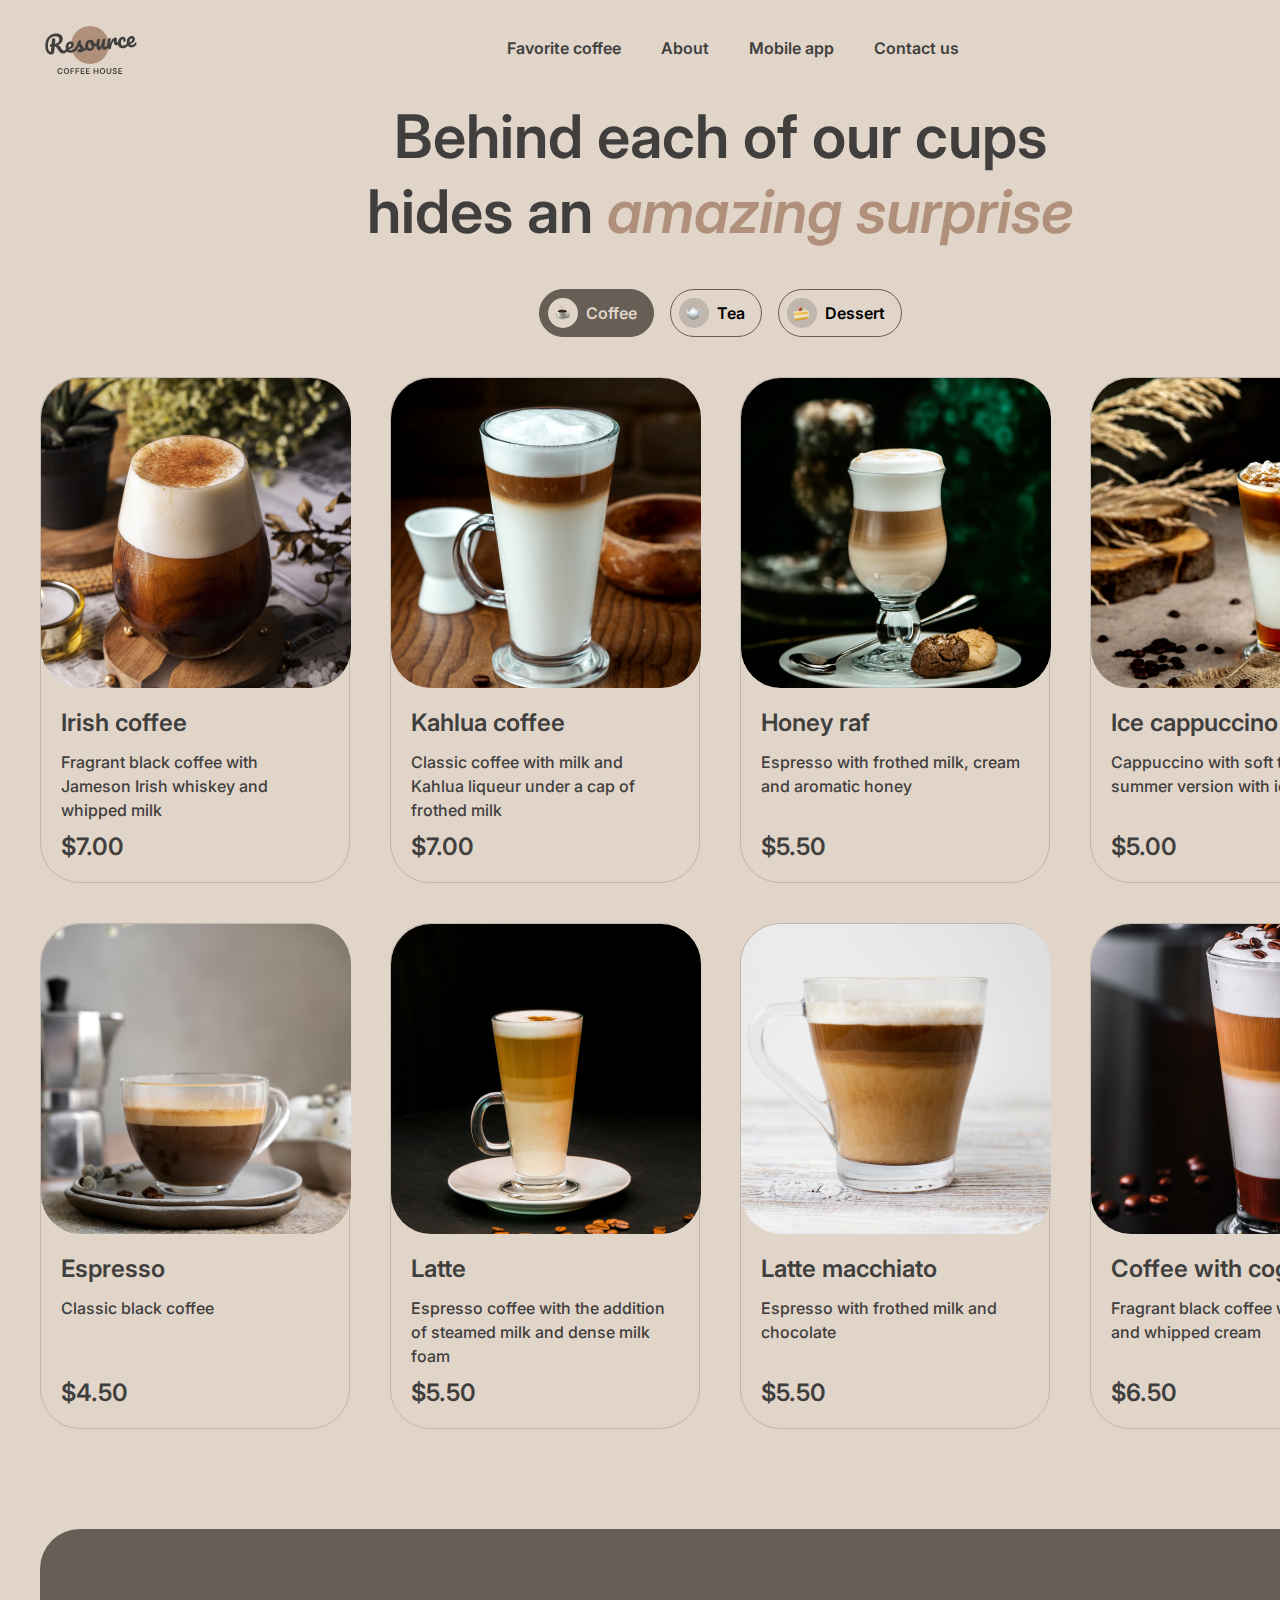
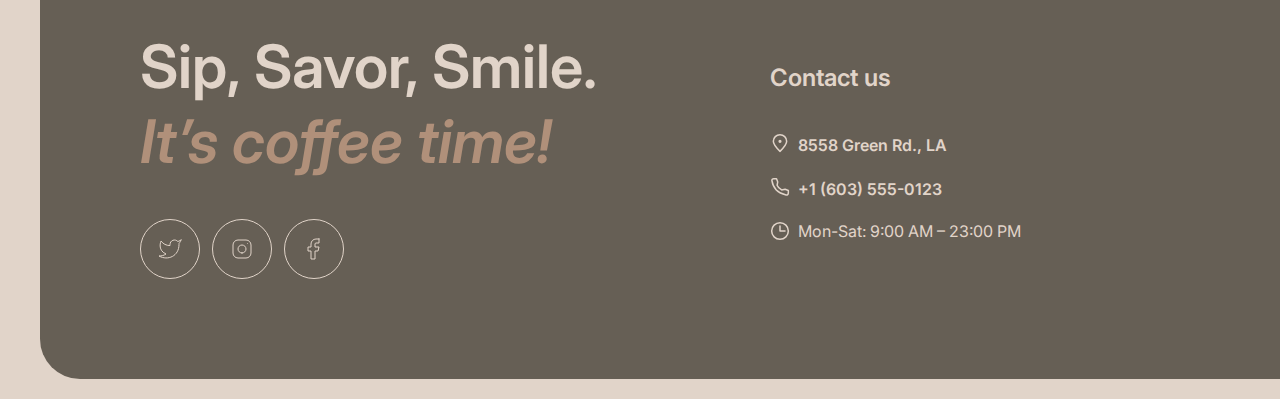
<file: menu/index.html>
<!-- prettier-ignore -->
<!DOCTYPE html>
<html lang="en">
  <head>
    <title>Coffee-House: Menu</title>
    <meta charset="UTF-8" />
    <meta name="viewport" content="width=device-width, initial-scale=1" />
    <link href="style.css" rel="stylesheet" />
  </head>
  <body>
    <div class="container">
      <header class="header header-menu">
        <a href="/"><img src="../assets/logo.svg" alt="logo" /></a>
        <nav class="nav nav-menu">
          <ul class="menu">
            <li class="menu-item">
              <a href="#favorite" class="menu-link">Favorite coffee</a>
            </li>
            <li class="menu-item">
              <a href="#about" class="menu-link">About</a>
            </li>
            <li class="menu-item">
              <a href="#mobile" class="menu-link">Mobile app</a>
            </li>
            <li class="menu-item">
              <a href="#contacts" class="menu-link">Contact us</a>
            </li>
          </ul>
        </nav>
        <p class="menu-active menu-link-hard">
          <span>Menu</span>
          <img src="../assets/coffee-cup.svg" alt="coffee-cup" />
        </p>
      </header>
      <main class="main">
        <section class="section menu">
          <h2 class="section-title section-title-menu">
            Behind each of our cups hides an
            <span class="mark">amazing surprise</span>
          </h2>
          <div class="menu-categories">
            <div class="button button-border button-preview active">
              <div class="button-circle">
                <img src="../assets/coffee.png" alt="coffee" />
              </div>
              <div class="button-name">Coffee</div>
            </div>
            <div class="button button-border button-preview">
              <div class="button-circle">
                <img src="../assets/tea.png" alt="tea" />
              </div>
              <div class="button-name">Tea</div>
            </div>
            <div class="button button-border button-preview">
              <div class="button-circle">
                <img src="../assets/dessert.png" alt="dessert" />
              </div>
              <div class="button-name">Dessert</div>
            </div>
          </div>
          <div class="preview-wrapper">
            <div class="preview-item">
              <div class="preview-view">
                <img
                  src="../assets/coffee-1.png"
                  alt="preview"
                  class="preview-item-img"
                />
              </div>
              <div class="preview-item-body">
                <div class="preview-item-content">
                  <p class="preview-item-title">Irish coffee</p>
                  <p class="preview-item-description">
                    Fragrant black coffee with Jameson Irish whiskey and whipped
                    milk
                  </p>
                </div>
                <p class="preview-item-price">$7.00</p>
              </div>
            </div>
            <div class="preview-item">
              <div class="preview-view">
                <img
                  src="../assets/coffee-2.png"
                  alt="preview"
                  class="preview-item-img"
                />
              </div>
              <div class="preview-item-body">
                <div class="preview-item-content">
                  <p class="preview-item-title">Kahlua coffee</p>
                  <p class="preview-item-description">
                    Classic coffee with milk and Kahlua liqueur under a cap of
                    frothed milk
                  </p>
                </div>
                <p class="preview-item-price">$7.00</p>
              </div>
            </div>
            <div class="preview-item">
              <div class="preview-view">
                <img
                  src="../assets/coffee-3.png"
                  alt="preview"
                  class="preview-item-img"
                />
              </div>
              <div class="preview-item-body">
                <div class="preview-item-content">
                  <p class="preview-item-title">Honey raf</p>
                  <p class="preview-item-description">
                    Espresso with frothed milk, cream and aromatic honey
                  </p>
                </div>
                <p class="preview-item-price">$5.50</p>
              </div>
            </div>
            <div class="preview-item">
              <div class="preview-view">
                <img
                  src="../assets/coffee-4.png"
                  alt="preview"
                  class="preview-item-img"
                />
              </div>
              <div class="preview-item-body">
                <div class="preview-item-content">
                  <p class="preview-item-title">Ice cappuccino</p>
                  <p class="preview-item-description">
                    Cappuccino with soft thick foam in summer version with ice
                  </p>
                </div>
                <p class="preview-item-price">$5.00</p>
              </div>
            </div>
            <div class="preview-item">
              <div class="preview-view">
                <img
                  src="../assets/coffee-5.png"
                  alt="preview"
                  class="preview-item-img"
                />
              </div>
              <div class="preview-item-body">
                <div class="preview-item-content">
                  <p class="preview-item-title">Espresso</p>
                  <p class="preview-item-description">Classic black coffee</p>
                </div>
                <p class="preview-item-price">$4.50</p>
              </div>
            </div>
            <div class="preview-item">
              <div class="preview-view">
                <img
                  src="../assets/coffee-6.png"
                  alt="preview"
                  class="preview-item-img"
                />
              </div>
              <div class="preview-item-body">
                <div class="preview-item-content">
                  <p class="preview-item-title">Latte</p>
                  <p class="preview-item-description">
                    Espresso coffee with the addition of steamed milk and dense
                    milk foam
                  </p>
                </div>
                <p class="preview-item-price">$5.50</p>
              </div>
            </div>
            <div class="preview-item">
              <div class="preview-view">
                <img
                  src="../assets/coffee-7.png"
                  alt="preview"
                  class="preview-item-img"
                />
              </div>
              <div class="preview-item-body">
                <div class="preview-item-content">
                  <p class="preview-item-title">Latte macchiato</p>
                  <p class="preview-item-description">
                    Espresso with frothed milk and chocolate
                  </p>
                </div>
                <p class="preview-item-price">$5.50</p>
              </div>
            </div>
            <div class="preview-item">
              <div class="preview-view">
                <img
                  src="../assets/coffee-8.png"
                  alt="preview"
                  class="preview-item-img"
                />
              </div>
              <div class="preview-item-body">
                <div class="preview-item-content">
                  <p class="preview-item-title">Coffee with cognac</p>
                  <p class="preview-item-description">
                    Fragrant black coffee with cognac and whipped cream
                  </p>
                </div>
                <p class="preview-item-price">$6.50</p>
              </div>
            </div>
          </div>
        </section>
      </main>
      <footer class="footer">
        <div class="footer-description">
          <h2 class="section-title section-title-footer">
            Sip, Savor, Smile. <span class="mark">It’s coffee time!</span>
          </h2>
          <div class="footer-socials">
            <button class="button button-round button-reverse">
              <svg
                width="24"
                height="24"
                viewBox="0 0 24 24"
                fill="none"
                xmlns="http://www.w3.org/2000/svg"
              >
                <path
                  d="M23 3.01006C23 3.01006 20.9821 4.20217 19.86 4.54006C19.2577 3.84757 18.4573 3.35675 17.567 3.13398C16.6767 2.91122 15.7395 2.96725 14.8821 3.29451C14.0247 3.62177 13.2884 4.20446 12.773 4.96377C12.2575 5.72309 11.9877 6.62239 12 7.54006V8.54006C10.2426 8.58562 8.50127 8.19587 6.93101 7.4055C5.36074 6.61513 4.01032 5.44869 3 4.01006C3 4.01006 -1 13.0101 8 17.0101C5.94053 18.408 3.48716 19.109 1 19.0101C10 24.0101 21 19.0101 21 7.51006C20.9991 7.23151 20.9723 6.95365 20.92 6.68006C21.9406 5.67355 23 3.01006 23 3.01006Z"
                  stroke="#E1D4C9"
                  stroke-linecap="round"
                  stroke-linejoin="round"
                ></path>
              </svg>
            </button>
            <button class="button button-round button-reverse">
              <svg
                width="24"
                height="24"
                viewBox="0 0 24 24"
                fill="none"
                xmlns="http://www.w3.org/2000/svg"
              >
                <path
                  d="M12 16C14.2091 16 16 14.2091 16 12C16 9.79086 14.2091 8 12 8C9.79086 8 8 9.79086 8 12C8 14.2091 9.79086 16 12 16Z"
                  stroke="#E1D4C9"
                  stroke-linecap="round"
                  stroke-linejoin="round"
                ></path>
                <path
                  d="M3 16V8C3 5.23858 5.23858 3 8 3H16C18.7614 3 21 5.23858 21 8V16C21 18.7614 18.7614 21 16 21H8C5.23858 21 3 18.7614 3 16Z"
                  stroke="#E1D4C9"
                ></path>
                <path
                  d="M17.5 6.51L17.51 6.49889"
                  stroke="#E1D4C9"
                  stroke-linecap="round"
                  stroke-linejoin="round"
                ></path>
              </svg>
            </button>
            <button class="button button-round button-reverse">
              <svg
                width="24"
                height="24"
                viewBox="0 0 24 24"
                fill="none"
                xmlns="http://www.w3.org/2000/svg"
              >
                <path
                  d="M17 2H14C12.6739 2 11.4021 2.52678 10.4645 3.46447C9.52678 4.40215 9 5.67392 9 7V10H6V14H9V22H13V14H16L17 10H13V7C13 6.73478 13.1054 6.48043 13.2929 6.29289C13.4804 6.10536 13.7348 6 14 6H17V2Z"
                  stroke="#E1D4C9"
                  stroke-linecap="round"
                  stroke-linejoin="round"
                ></path>
              </svg>
            </button>
          </div>
        </div>
        <div class="footer-contacts">
          <p class="footer-title">Contact us</p>
          <div class="footer-contacts-wrap">
            <a href="https://example.com" class="footer-link footer-link-pin">
              <img src="../assets/pin-alt.svg" alt="coffee-cup" />
              <span>8558 Green Rd., LA</span>
            </a>
            <a href="https://example.com" class="footer-link footer-link-phone">
              <img src="../assets/phone.svg" alt="coffee-cup" />
              <span>+1 (603) 555-0123</span>
            </a>
            <p class="footer-line">
              <img src="../assets/clock.svg" alt="coffee-cup" />
              <span>Mon-Sat: 9:00 AM – 23:00 PM</span>
            </p>
          </div>
        </div>
      </footer>
    </div>
  </body>
</html>
</file>
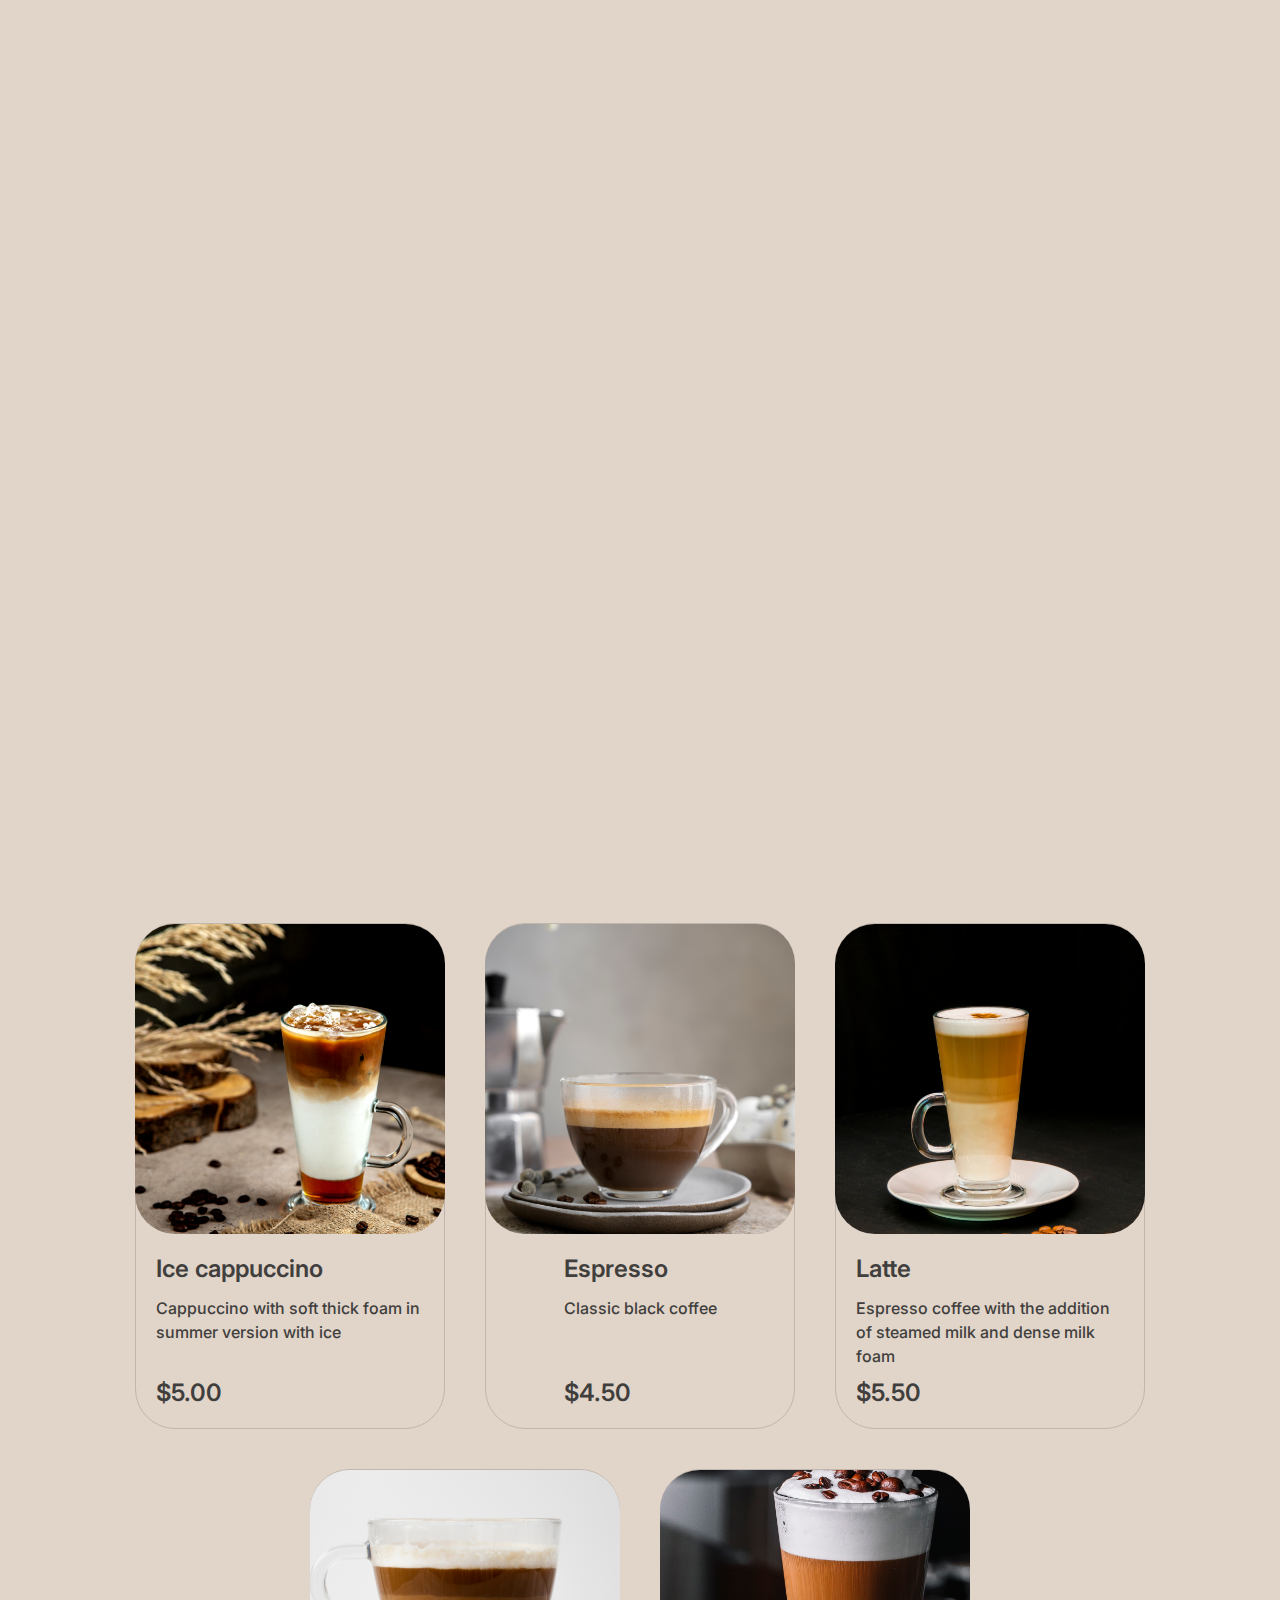
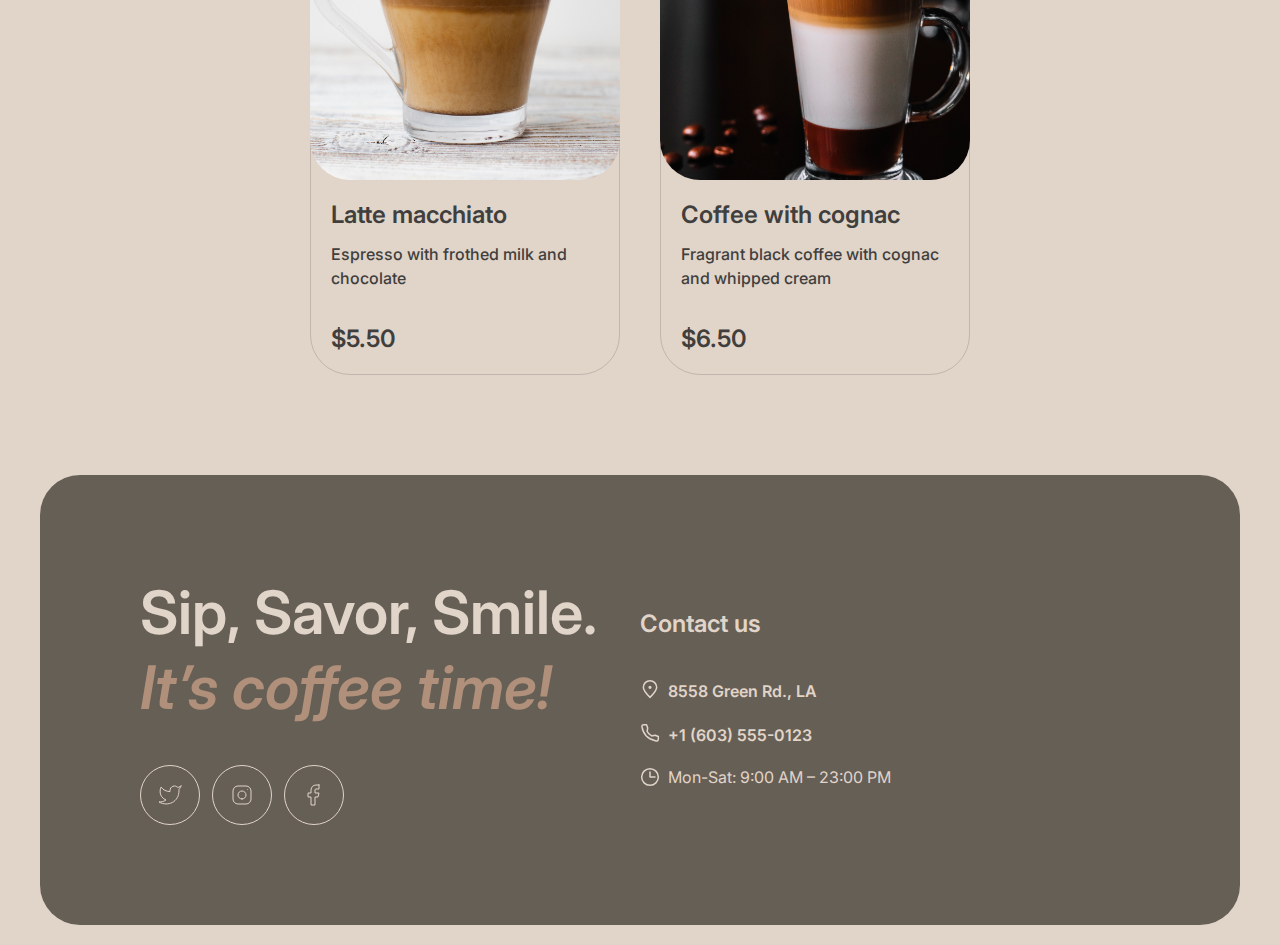
<file: menu.html>
<!-- prettier-ignore -->
<!DOCTYPE html>
<html lang="en">
  <head>
    <title>Coffee-House: Menu</title>
    <meta charset="UTF-8" />
    <meta name="viewport" content="width=device-width, initial-scale=1" />
    <link href="menu.css" rel="stylesheet" />
    <link rel="icon" href="favicon.ico" type="image/x-icon" />
    <script src="index.js"></script>
    <script type="module" src="menu.js"></script>
  </head>

  <body>
    <div class="loader-container loaded">
      <div class="loader"></div>
    </div>
    <div class="container">
      <header class="header header-menu">
        <a href="index.html"><img src="./assets/logo.svg" alt="logo" /></a>
        <nav class="nav nav-menu">
          <ul class="menu">
            <li class="menu-item">
              <a href="index.html#favorite" class="menu-link"
                >Favorite coffee</a
              >
            </li>
            <li class="menu-item">
              <a href="index.html#about" class="menu-link">About</a>
            </li>
            <li class="menu-item">
              <a href="index.html#mobile" class="menu-link">Mobile app</a>
            </li>
            <li class="menu-item">
              <a href="menu.html#contact-us" class="menu-link">Contact us</a>
            </li>
          </ul>
          <p class="menu-active menu-link-hard nav">
            <span class="desktop-img nav">Menu</span>
            <img
              class="desktop-img nav"
              src="./assets/coffee-cup.svg"
              alt="coffee-cup"
            />
          </p>
        </nav>
        <p class="menu-active menu-link-hard">
          <span class="desktop-img nonnav">Menu</span>
          <img
            class="desktop-img nonnav"
            src="./assets/coffee-cup.svg"
            alt="coffee-cup"
          />
          <button class="menu-mobile-button">
            <span class="menu-mobile-button-content"></span>
            <span class="menu-mobile-button-content"></span>
          </button>
        </p>
      </header>
      <main class="main">
        <section class="section menu">
          <h1 class="section-title section-title-menu">
            Behind each of our cups hides an
            <span class="mark">amazing surprise</span>
          </h1>
          <div class="modal">
            <div class="modal-box">
              <img src="assets/dessert1.jpg" alt="" />
            </div>
          </div>
          <div class="menu-categories">
            <div
              class="button button-border button-preview active coffee"
              data-tab-section="tab-coffee"
            >
              <div class="button-circle">
                <img src="./assets/coffee.png" alt="coffee" />
              </div>
              <div class="button-name">Coffee</div>
            </div>
            <div
              class="button button-border button-preview tea"
              data-tab-section="tab-tea"
            >
              <div class="button-circle">
                <img src="./assets/tea.png" alt="tea" />
              </div>
              <div class="button-name">Tea</div>
            </div>
            <div
              class="button button-border button-preview dessert"
              data-tab-section="tab-dessert"
            >
              <div class="button-circle">
                <img src="./assets/dessert.png" alt="dessert" />
              </div>
              <div class="button-name">Dessert</div>
            </div>
          </div>

          <div class="preview-wrapper">
            <div class="tab-coffee tab-content active-tab">
              <div class="preview-item coffee active">
                <div class="preview-view">
                  <img
                    src="./assets/coffee1.jpg"
                    alt="preview"
                    class="preview-item-img"
                  />
                </div>
                <div class="preview-item-body">
                  <div class="preview-item-content">
                    <p class="preview-item-title">Irish coffee</p>
                    <p class="preview-item-description">
                      Fragrant black coffee with Jameson Irish whiskey and
                      whipped milk
                    </p>
                  </div>
                  <p class="preview-item-price">$7.00</p>
                </div>
              </div>
              <div class="preview-item coffee active">
                <div class="preview-view">
                  <img
                    src="./assets/coffee2.png"
                    alt="preview"
                    class="preview-item-img"
                  />
                </div>
                <div class="preview-item-body">
                  <div class="preview-item-content">
                    <p class="preview-item-title">Kahlua coffee</p>
                    <p class="preview-item-description">
                      Classic coffee with milk and Kahlua liqueur under a cap of
                      frothed milk
                    </p>
                  </div>
                  <p class="preview-item-price">$7.00</p>
                </div>
              </div>
              <div class="preview-item coffee active">
                <div class="preview-view">
                  <img
                    src="./assets/coffee3.png"
                    alt="preview"
                    class="preview-item-img"
                  />
                </div>
                <div class="preview-item-body">
                  <div class="preview-item-content">
                    <p class="preview-item-title">Honey raf</p>
                    <p class="preview-item-description">
                      Espresso with frothed milk, cream and aromatic honey
                    </p>
                  </div>
                  <p class="preview-item-price">$5.50</p>
                </div>
              </div>
              <div class="preview-item coffee active">
                <div class="preview-view">
                  <img
                    src="./assets/coffee4.jpg"
                    alt="preview"
                    class="preview-item-img"
                  />
                </div>
                <div class="preview-item-body">
                  <div class="preview-item-content">
                    <p class="preview-item-title">Ice cappuccino</p>
                    <p class="preview-item-description">
                      Cappuccino with soft thick foam in summer version with ice
                    </p>
                  </div>
                  <p class="preview-item-price">$5.00</p>
                </div>
              </div>
              <div class="preview-item coffee active">
                <div class="preview-view">
                  <img
                    src="./assets/coffee5.jpg"
                    alt="preview"
                    class="preview-item-img"
                  />
                </div>
                <div class="preview-item-body">
                  <div class="preview-item-content">
                    <p class="preview-item-title">Espresso</p>
                    <p class="preview-item-description">Classic black coffee</p>
                  </div>
                  <p class="preview-item-price">$4.50</p>
                </div>
              </div>
              <div class="preview-item coffee active">
                <div class="preview-view">
                  <img
                    src="./assets/coffee6.jpg"
                    alt="preview"
                    class="preview-item-img"
                  />
                </div>
                <div class="preview-item-body">
                  <div class="preview-item-content">
                    <p class="preview-item-title">Latte</p>
                    <p class="preview-item-description">
                      Espresso coffee with the addition of steamed milk and
                      dense milk foam
                    </p>
                  </div>
                  <p class="preview-item-price">$5.50</p>
                </div>
              </div>
              <div class="preview-item coffee active">
                <div class="preview-view">
                  <img
                    src="./assets/coffee7.jpg"
                    alt="preview"
                    class="preview-item-img"
                  />
                </div>
                <div class="preview-item-body">
                  <div class="preview-item-content">
                    <p class="preview-item-title">Latte macchiato</p>
                    <p class="preview-item-description">
                      Espresso with frothed milk and chocolate
                    </p>
                  </div>
                  <p class="preview-item-price">$5.50</p>
                </div>
              </div>
              <div class="preview-item coffee active">
                <div class="preview-view">
                  <img
                    src="./assets/coffee8.jpg"
                    alt="preview"
                    class="preview-item-img"
                  />
                </div>
                <div class="preview-item-body">
                  <div class="preview-item-content">
                    <p class="preview-item-title">Coffee with cognac</p>
                    <p class="preview-item-description">
                      Fragrant black coffee with cognac and whipped cream
                    </p>
                  </div>
                  <p class="preview-item-price">$6.50</p>
                </div>
              </div>
              <div id="toggleButton" class="button-mobile">
                <svg class="button-mobile-arrow" fill="none">
                  <path
                    d="M21.8883 13.5C21.1645 18.3113 17.013 22 12 22C6.47715 22 2 17.5228 2 12C2 6.47715 6.47715 2 12 2C16.1006 2 19.6248 4.46819 21.1679 8"
                    stroke-linecap="round"
                    stroke-linejoin="round"
                  ></path>
                  <path
                    d="M17 8H21.4C21.7314 8 22 7.73137 22 7.4V3"
                    stroke-linecap="round"
                    stroke-linejoin="round"
                  ></path>
                </svg>
              </div>
            </div>
            <!-- end of coffee items -->
            <div class="tab-tea tab-content">
              <div class="preview-item tea">
                <div class="preview-view">
                  <img
                    src="assets/tea1.jpg"
                    alt="preview tea image"
                    class="preview-item-img"
                  />
                </div>
                <div class="preview-item-body">
                  <div class="preview-item-content">
                    <p class="preview-item-title">Moroccan</p>
                    <p class="preview-item-description">
                      Fragrant black coffee with Jameson Irish whiskey and
                      whipped milk
                    </p>
                  </div>
                  <p class="preview-item-price">$4.50</p>
                </div>
              </div>
              <div class="preview-item tea">
                <div class="preview-view">
                  <img
                    src="./assets/tea2.jpg"
                    alt="preview tea"
                    class="preview-item-img"
                  />
                </div>
                <div class="preview-item-body">
                  <div class="preview-item-content">
                    <p class="preview-item-title">Ginger</p>
                    <p class="preview-item-description">
                      Original black tea with fresh ginger, lemon and honey
                    </p>
                  </div>
                  <p class="preview-item-price">$5.00</p>
                </div>
              </div>
              <div class="preview-item tea">
                <div class="preview-view">
                  <img
                    src="./assets/tea3.jpg"
                    alt="preview"
                    class="preview-item-img"
                  />
                </div>
                <div class="preview-item-body">
                  <div class="preview-item-content">
                    <p class="preview-item-title">Cranberry</p>
                    <p class="preview-item-description">
                      Invigorating black tea with cranberry and honey
                    </p>
                  </div>
                  <p class="preview-item-price">$5.00</p>
                </div>
              </div>
              <div class="preview-item tea">
                <div class="preview-view">
                  <img
                    src="./assets/tea4.jpg"
                    alt="preview"
                    class="preview-item-img"
                  />
                </div>
                <div class="preview-item-body">
                  <div class="preview-item-content">
                    <p class="preview-item-title">Sea buckthorn</p>
                    <p class="preview-item-description">
                      Toning sweet black tea with sea buckthorn, fresh thyme and
                      cinnamon
                    </p>
                  </div>
                  <p class="preview-item-price">$5.50</p>
                </div>
              </div>
              <div id="toggleButton-tea" class="button-mobile">
                <svg class="button-mobile-arrow" fill="none">
                  <path
                    d="M21.8883 13.5C21.1645 18.3113 17.013 22 12 22C6.47715 22 2 17.5228 2 12C2 6.47715 6.47715 2 12 2C16.1006 2 19.6248 4.46819 21.1679 8"
                    stroke-linecap="round"
                    stroke-linejoin="round"
                  ></path>
                  <path
                    d="M17 8H21.4C21.7314 8 22 7.73137 22 7.4V3"
                    stroke-linecap="round"
                    stroke-linejoin="round"
                  ></path>
                </svg>
              </div>
            </div>
            <!-- end of tea items -->
            <div class="tab-dessert tab-content">
              <div class="preview-item dessert">
                <div class="preview-view">
                  <img
                    src="./assets/dessert1.jpg"
                    alt="preview"
                    class="preview-item-img"
                  />
                </div>
                <div class="preview-item-body">
                  <div class="preview-item-content">
                    <p class="preview-item-title">Marble cheesecake</p>
                    <p class="preview-item-description">
                      Philadelphia cheese with lemon zest on a light sponge cake
                      and red currant jam
                    </p>
                  </div>
                  <p class="preview-item-price">$3.50</p>
                </div>
              </div>
              <div class="preview-item dessert">
                <div class="preview-view">
                  <img
                    src="./assets/dessert2.jpg"
                    alt="preview"
                    class="preview-item-img"
                  />
                </div>
                <div class="preview-item-body">
                  <div class="preview-item-content">
                    <p class="preview-item-title">Red velvet</p>
                    <p class="preview-item-description">
                      Layer cake with cream cheese frosting
                    </p>
                  </div>
                  <p class="preview-item-price">$4.00</p>
                </div>
              </div>
              <div class="preview-item dessert">
                <div class="preview-view">
                  <img
                    src="./assets/dessert3.jpg"
                    alt="preview"
                    class="preview-item-img"
                  />
                </div>
                <div class="preview-item-body">
                  <div class="preview-item-content">
                    <p class="preview-item-title">Cheesecakes</p>
                    <p class="preview-item-description">
                      Soft cottage cheese pancakes with sour cream and fresh
                      berries and sprinkled with powdered sugar
                    </p>
                  </div>
                  <p class="preview-item-price">$4.50</p>
                </div>
              </div>
              <div class="preview-item dessert">
                <div class="preview-view">
                  <img
                    src="./assets/dessert4.jpg"
                    alt="preview"
                    class="preview-item-img"
                  />
                </div>
                <div class="preview-item-body">
                  <div class="preview-item-content">
                    <p class="preview-item-title">Creme brulee</p>
                    <p class="preview-item-description">
                      Delicate creamy dessert in a caramel basket with wild
                      berries
                    </p>
                  </div>
                  <p class="preview-item-price">$4.00</p>
                </div>
              </div>
              <div class="preview-item dessert">
                <div class="preview-view">
                  <img
                    src="./assets/dessert5.jpg"
                    alt="preview"
                    class="preview-item-img"
                  />
                </div>
                <div class="preview-item-body">
                  <div class="preview-item-content">
                    <p class="preview-item-title">Pancakes</p>
                    <p class="preview-item-description">
                      Tender pancakes with strawberry jam and fresh strawberries
                    </p>
                  </div>
                  <p class="preview-item-price">$4.50</p>
                </div>
              </div>
              <div class="preview-item dessert">
                <div class="preview-view">
                  <img
                    src="./assets/dessert6.jpg"
                    alt="preview"
                    class="preview-item-img"
                  />
                </div>
                <div class="preview-item-body">
                  <div class="preview-item-content">
                    <p class="preview-item-title">Honey cake</p>
                    <p class="preview-item-description">
                      Classic honey cake with delicate custard
                    </p>
                  </div>
                  <p class="preview-item-price">$4.50</p>
                </div>
              </div>
              <div class="preview-item dessert">
                <div class="preview-view">
                  <img
                    src="./assets/dessert7.jpg"
                    alt="preview"
                    class="preview-item-img"
                  />
                </div>
                <div class="preview-item-body">
                  <div class="preview-item-content">
                    <p class="preview-item-title">Chocolate cake</p>
                    <p class="preview-item-description">
                      Cake with hot chocolate filling and nuts with dried
                      apricots
                    </p>
                  </div>
                  <p class="preview-item-price">$5.50</p>
                </div>
              </div>
              <div class="preview-item dessert">
                <div class="preview-view">
                  <img
                    src="./assets/dessert8.jpg"
                    alt="preview"
                    class="preview-item-img"
                  />
                </div>
                <div class="preview-item-body">
                  <div class="preview-item-content">
                    <p class="preview-item-title">Black forest</p>
                    <p class="preview-item-description">
                      A combination of thin sponge cake with cherry jam and
                      light chocolate mousse
                    </p>
                  </div>
                  <p class="preview-item-price">$6.50</p>
                </div>
              </div>
              <div id="toggleButton-dessert" class="button-mobile">
                <svg class="button-mobile-arrow" fill="none">
                  <path
                    d="M21.8883 13.5C21.1645 18.3113 17.013 22 12 22C6.47715 22 2 17.5228 2 12C2 6.47715 6.47715 2 12 2C16.1006 2 19.6248 4.46819 21.1679 8"
                    stroke-linecap="round"
                    stroke-linejoin="round"
                  ></path>
                  <path
                    d="M17 8H21.4C21.7314 8 22 7.73137 22 7.4V3"
                    stroke-linecap="round"
                    stroke-linejoin="round"
                  ></path>
                </svg>
              </div>
            </div>
            <!-- end of dessert items -->
          </div>
        </section>
      </main>
      <footer class="footer" id="contact-us">
        <div class="footer-description">
          <h2 class="section-title section-title-footer">
            Sip, Savor, Smile. <span class="mark">It’s coffee time!</span>
          </h2>
          <div class="footer-socials">
            <button class="button button-round button-reverse">
              <svg
                width="24"
                height="24"
                viewBox="0 0 24 24"
                fill="none"
                xmlns="http://www.w3.org/2000/svg"
              >
                <path
                  d="M23 3.01006C23 3.01006 20.9821 4.20217 19.86 4.54006C19.2577 3.84757 18.4573 3.35675 17.567 3.13398C16.6767 2.91122 15.7395 2.96725 14.8821 3.29451C14.0247 3.62177 13.2884 4.20446 12.773 4.96377C12.2575 5.72309 11.9877 6.62239 12 7.54006V8.54006C10.2426 8.58562 8.50127 8.19587 6.93101 7.4055C5.36074 6.61513 4.01032 5.44869 3 4.01006C3 4.01006 -1 13.0101 8 17.0101C5.94053 18.408 3.48716 19.109 1 19.0101C10 24.0101 21 19.0101 21 7.51006C20.9991 7.23151 20.9723 6.95365 20.92 6.68006C21.9406 5.67355 23 3.01006 23 3.01006Z"
                  stroke="#E1D4C9"
                  stroke-linecap="round"
                  stroke-linejoin="round"
                ></path>
              </svg>
            </button>
            <button class="button button-round button-reverse">
              <svg
                width="24"
                height="24"
                viewBox="0 0 24 24"
                fill="none"
                xmlns="http://www.w3.org/2000/svg"
              >
                <path
                  d="M12 16C14.2091 16 16 14.2091 16 12C16 9.79086 14.2091 8 12 8C9.79086 8 8 9.79086 8 12C8 14.2091 9.79086 16 12 16Z"
                  stroke="#E1D4C9"
                  stroke-linecap="round"
                  stroke-linejoin="round"
                ></path>
                <path
                  d="M3 16V8C3 5.23858 5.23858 3 8 3H16C18.7614 3 21 5.23858 21 8V16C21 18.7614 18.7614 21 16 21H8C5.23858 21 3 18.7614 3 16Z"
                  stroke="#E1D4C9"
                ></path>
                <path
                  d="M17.5 6.51L17.51 6.49889"
                  stroke="#E1D4C9"
                  stroke-linecap="round"
                  stroke-linejoin="round"
                ></path>
              </svg>
            </button>
            <button class="button button-round button-reverse">
              <svg
                width="24"
                height="24"
                viewBox="0 0 24 24"
                fill="none"
                xmlns="http://www.w3.org/2000/svg"
              >
                <path
                  d="M17 2H14C12.6739 2 11.4021 2.52678 10.4645 3.46447C9.52678 4.40215 9 5.67392 9 7V10H6V14H9V22H13V14H16L17 10H13V7C13 6.73478 13.1054 6.48043 13.2929 6.29289C13.4804 6.10536 13.7348 6 14 6H17V2Z"
                  stroke="#E1D4C9"
                  stroke-linecap="round"
                  stroke-linejoin="round"
                ></path>
              </svg>
            </button>
          </div>
        </div>
        <div class="footer-contacts">
          <p class="footer-title">Contact us</p>
          <div class="footer-contacts-wrap">
            <a
              href="https://www.google.lv/maps/place/United+States/@39.8493314,-99.6101734,6z/data=!4m6!3m5!1s0x54eab584e432360b:0x1c3bb99243deb742!8m2!3d37.09024!4d-95.712891!16zL20vMDljN3cw?entry=ttu"
              class="footer-link footer-link-pin"
            >
              <img src="./assets/pin-alt.svg" alt="coffee-cup" />
              <span>8558 Green Rd., LA</span>
            </a>
            <a href="tel:+1(603)555-0123" class="footer-link footer-link-phone">
              <img src="./assets/phone.svg" alt="coffee-cup" />
              <span>+1 (603) 555-0123</span>
            </a>
            <p class="footer-line">
              <img src="./assets/clock.svg" alt="coffee-cup" />
              <span>Mon-Sat: 9:00 AM – 23:00 PM</span>
            </p>
          </div>
        </div>
      </footer>
    </div>
  </body>
</html>
</file>
<file: menu/style.css>
@import url("https://fonts.googleapis.com/css2?family=Inter:wght@100;200;300;400;500;600;700;800;900&display=swap");

* {
  margin: 0;
  padding: 0;
  box-sizing: border-box;
  font-family: "Inter";
}

body {
  background-color: #e1d4c9;
}

.container {
  width: 1440px;
  margin: 0 auto;
  padding: 20px 40px;
}

.header {
  display: flex;
  justify-content: space-between;
  align-items: center;
  margin-bottom: 20px;
}

.header-menu {
  margin-bottom: 15px;
}

.nav {
  height: 100%;
}

.nav-menu {
  padding-bottom: 8px;
}

.menu {
  height: 100%;
  display: flex;
  justify-content: center;
  align-items: center;
  gap: 40px;
}

.menu-item {
  list-style-type: none;
  text-align: center;
}

.menu-link {
  text-decoration: none;
  color: #403f3d;
  transition: color 0.3s;
  position: relative;
  font-size: 16px;
  font-weight: 600;
  line-height: 24px;
}

.menu-link-hard {
  display: flex;
  gap: 10px;
  align-items: flex-start;
}

.menu-link::after {
  content: "";
  position: absolute;
  height: 2px;
  width: 100%;
  bottom: -8px;
  left: 0;
  transition: 0.3s;
  background-color: #e1d4c9;
}

.menu-active {
  color: #403f3d;
  position: relative;
  font-size: 16px;
  font-weight: 600;
  line-height: 24px;
  padding-bottom: 8px;
}

.menu-active::after {
  content: "";
  position: absolute;
  height: 2px;
  width: 99%;
  bottom: 4px;
  left: 2px;
  transition: 0.3s;
  background-color: #403f3d;
}

.section {
  margin-bottom: 100px;
  display: flex;
  flex-direction: column;
  gap: 40px;
}

.button {
  background: none;
  border: none;
  width: 200px;
  padding: 20px 0;
  background-color: #e1d4c9;
  border-radius: 100px;
  transition: all 0.3s;
  font-size: 16px;
  font-weight: 600;
  line-height: 24px;
}

.button-border {
  border: 1px solid #665f55;
}

.button-download,
.button-preview {
  padding: 12px 20px;
  display: flex;
  align-items: center;
  gap: 8px;
}

.button-preview {
  width: auto;
  padding: 8px 16px 8px 8px;
}

.button-circle {
  width: 30px;
  height: 30px;
  border-radius: 100px;
  display: flex;
  justify-content: center;
  align-items: center;
  background-color: #c1b6ad;
}

.button-preview.active {
  background-color: #665f55;
  color: #e1d4c9;
}

.button-preview.active .button-circle {
  background-color: #e1d4c9;
}

.button-content {
  display: flex;
  flex-direction: column;
  gap: 2px;
}

.button-content-main {
  font-weight: 600;
  font-size: 10px;
  line-height: 14px;
}

.button-content-second {
  font-weight: 600;
  font-size: 16px;
  line-height: 24px;
}

.button-round {
  width: 60px;
  height: 60px;
  display: flex;
  justify-content: center;
  align-items: center;
  padding: 0;
  border: 1px solid #665f55;
}

.button-reverse {
  border: 1px solid #e1d4c9;
  background: none;
}

.section-title {
  color: #403f3d;
  font-size: 60px;
  font-weight: 600;
  line-height: 125%;
  text-align: center;
}

.section-title-about,
.section-title-mobile,
.section-title-footer {
  text-align: left;
}

.section-title-menu {
  width: 800px;
}

.section-title-footer {
  color: #e1d4c9;
}

.favorite-slider {
  display: flex;
  justify-content: center;
  align-items: center;
  gap: 40px;
}

.favotite-slider-wrap {
  flex: 1;
  display: flex;
  justify-content: center;
  align-items: center;
}

.slider-item,
.preview-item {
  width: 480px;
  display: flex;
  flex-direction: column;
  gap: 20px;
}

.preview-item {
  width: 310px;
  border: 1px solid #c1b6ad;
  border-radius: 40px;
  height: 506px;
  gap: 0;
}

.preview-view {
  width: 310px;
  height: 310px;
  border-radius: 40px;
  overflow: hidden;
  display: flex;
  justify-content: center;
  align-items: center;
}

.slider-item-body,
.preview-item-body {
  display: flex;
  flex-direction: column;
  gap: 16px;
}

.preview-item-body {
  padding: 20px;
  flex: 1;
  justify-content: space-between;
  height: 196px;
  gap: 0;
}

.preview-item-content {
  display: flex;
  flex-direction: column;
  gap: 12px;
}

.preview-item-img {
  transition: all 0.3s;
}

.slider-item-title,
.preview-item-title {
  text-align: center;
  font-size: 24px;
  font-weight: 600;
  line-height: 30px;
}

.slider-item-description,
.preview-item-description {
  font-size: 16px;
  font-weight: 500;
  line-height: 24px;
  text-align: center;
}

.slider-item-price,
.preview-item-price {
  text-align: center;
  font-size: 24px;
  font-weight: 600;
  line-height: 30px;
}

.preview-item-description,
.preview-item-title,
.preview-item-price {
  text-align: left;
  color: #403f3d;
}

.footer {
  background-color: #665f55;
  padding: 100px;
  border-radius: 40px;
  display: flex;
  justify-content: space-between;
  align-items: center;
}

.footer-description {
  width: 530px;
  display: flex;
  flex-direction: column;
  gap: 40px;
}

.footer-socials {
  display: flex;
  gap: 12px;
}

.footer-contacts {
  display: flex;
  flex-direction: column;
  gap: 40px;
  color: #e1d4c9;
  width: 530px;
}

.footer-contacts-wrap {
  display: flex;
  flex-direction: column;
  gap: 20px;
  padding-bottom: 5px;
}

.footer-title {
  font-weight: 600;
  font-size: 24px;
  line-height: 30px;
}

.footer-line {
  color: #e1d4c9;
  display: flex;
  gap: 8px;
}

.footer-link {
  text-decoration: none;
  color: #e1d4c9;
  transition: color 0.3s;
  position: relative;
  display: flex;
  gap: 8px;
  align-items: flex-start;
  font-size: 16px;
  line-height: 24px;
  font-weight: 600;
}

.footer-link::after {
  content: "";
  position: absolute;
  height: 2px;
  width: 100%;
  bottom: -8px;
  left: 0;
  transition: 0.3s;
  background-color: #e1d4c9;
  opacity: 0;
}

.mark {
  font-style: italic;
  color: #b0907a;
}

.menu-categories {
  display: flex;
  justify-content: center;
  align-items: center;
  gap: 16px;
}

.preview-wrapper {
  display: flex;
  justify-content: center;
  align-items: center;
  flex-wrap: wrap;
  gap: 40px;
}

@media (hover: hover) {
  .button,
  .menu-link,
  .footer-link,
  .preview-item {
    cursor: pointer;
    transition: all 1s;
  }

  .menu-link:hover::after {
    background-color: #373431;
  }

  .footer-link:hover::after {
    opacity: 1;
  }

  .button:hover {
    background-color: #373431;
    color: #e1d4c9;
  }

  .button-round:hover .button-svg,
  .button-svg:hover {
    stroke: #e1d4c9;
  }

  .button-download:hover .svg-fill,
  .svg-fill:hover {
    fill: #e1d4c9;
  }

  .button-reverse:hover {
    background-color: #e1d4c9;
  }

  .button-reverse:hover .svg-stroke-dark {
    stroke: #373431;
  }

  .svg-stroke-dark:hover {
    stroke: #373431;
  }

  .preview-item:hover .preview-item-img,
  .about-img:hover {
    transform: scale(0.95);
  }
}
</file>
<file: menu.css>
@import url("https://fonts.googleapis.com/css2?family=Inter:wght@100;200;300;400;500;600;700;800;900&display=swap");

* {
  margin: 0;
  padding: 0;
  box-sizing: border-box;
  font-family: "Inter";
}

html {
  scroll-behavior: smooth;
}

body {
  background-color: #e1d4c9;
  opacity: 1;
  transition: all 1s ease-in-out;
}

::-webkit-scrollbar {
  width: 0.5em;
}

::-webkit-scrollbar-track {
  background-color: transparent;
}

.loader-container {
  position: fixed;
  top: 0;
  left: 0;
  width: 100dvw;
  height: 100dvh;
  display: flex;
  justify-content: center;
  align-items: center;
  background-color: #e1d4c9;
  z-index: 4;
}

.loader-container.loaded {
  display: none;
}

.loader {
  position: relative;
  width: 100px;
  height: 10px;
  overflow: hidden;
}

.loader::before {
  content: "";
  display: block;
  height: 100%;
  width: 0;
  background-color: #b0907a;
  border-radius: 10px;
  animation: fillLoader 1.5s linear infinite;
}

@keyframes fillLoader {
  0% {
    width: 0%;
  }

  25% {
    width: 25%;
  }

  50% {
    width: 50%;
  }

  75% {
    width: 75%;
  }

  100% {
    width: 100%;
  }
}

.container {
  overflow-x: hidden;
  width: 1440px;
  max-width: 100%;
  margin: 0 auto;
  padding: 20px 40px;
}

.header {
  display: flex;
  justify-content: space-between;
  align-items: center;
  margin-bottom: 20px;
}

.header-menu {
  margin-bottom: 15px;
}

.nav {
  height: 100%;
}

.nav-menu {
  padding-bottom: 8px;
}

.menu {
  height: 100%;
  display: flex;
  justify-content: center;
  align-items: center;
  gap: 40px;
}

.menu-item {
  list-style-type: none;
  text-align: center;
}

.menu-link {
  text-decoration: none;
  color: #403f3d;
  transition: color 0.3s;
  position: relative;
  font-size: 16px;
  font-weight: 600;
  line-height: 24px;
}

.menu-link-hard {
  display: flex;
  gap: 10px;
  align-items: flex-start;
}

.menu-link-hard.nav {
  display: none;
}

.mobile-img {
  display: none;
}

.menu-link::after {
  content: "";
  position: absolute;
  height: 2px;
  width: 100%;
  bottom: -8px;
  left: 0;
  transition: 0.3s;
  background-color: #e1d4c9;
}

.menu-mobile-button {
  all: unset;
  display: none;
  position: absolute;
  border: 1px solid #665f55;
  width: 42px;
  height: 43px;
  border-radius: 100px;
}

.menu-mobile-button-content:before,
.menu-mobile-button-content:after,
.menu-mobile-button-content {
  position: absolute;
  top: 17px;
  width: 18px;
  height: 2px;
  background-color: #403f3d;
  transition: 0.9s;
}

.menu-mobile-button-content:after {
  content: "";
  top: 7px;
}

.menu-active {
  color: #403f3d;
  position: relative;
  font-size: 16px;
  font-weight: 600;
  line-height: 24px;
  padding-bottom: 8px;
}

.menu-active::after {
  content: "";
  position: absolute;
  height: 2px;
  width: 99%;
  bottom: 4px;
  left: 2px;
  transition: 0.3s;
  background-color: #403f3d;
}

.section {
  margin-bottom: 100px;
  display: flex;
  flex-direction: column;
  gap: 40px;
}

.button {
  background: none;
  border: none;
  width: 200px;
  padding: 20px 0;
  background-color: #e1d4c9;
  border-radius: 100px;
  transition: all 0.3s;
  font-size: 16px;
  font-weight: 600;
  line-height: 24px;
}

.button-border {
  border: 1px solid #c1b6ad;
}

.button-download,
.button-preview {
  padding: 12px 20px;
  display: flex;
  align-items: center;
  gap: 8px;
}

.button-preview {
  width: auto;
  padding: 8px 16px 8px 8px;
}

.button-circle {
  width: 30px;
  height: 30px;
  border-radius: 100px;
  display: flex;
  justify-content: center;
  align-items: center;
  background-color: #c1b6ad;
}

.button-preview.active {
  background-color: #665f55;
  color: #e1d4c9;
  pointer-events: unset;
  cursor: default;
}

.button-preview.active .button-circle {
  background-color: #e1d4c9;
}

.button-content {
  display: flex;
  flex-direction: column;
  gap: 2px;
}

.button-content-main {
  font-weight: 600;
  font-size: 10px;
  line-height: 14px;
}

.button-content-second {
  font-weight: 600;
  font-size: 16px;
  line-height: 24px;
}

.button-round {
  width: 60px;
  height: 60px;
  display: flex;
  justify-content: center;
  align-items: center;
  padding: 0;
  border: 1px solid #665f55;
}

.button-reverse {
  border: 1px solid #e1d4c9;
  background: none;
}

.section-title {
  color: #403f3d;
  font-size: 60px;
  font-weight: 600;
  line-height: 125%;
  text-align: center;
}

.section-title-about,
.section-title-mobile,
.section-title-footer {
  text-align: left;
}

.section-title-menu {
  max-width: 800px;
}

.section-title-footer {
  color: #e1d4c9;
}

.favorite-slider {
  display: flex;
  justify-content: center;
  align-items: center;
  gap: 40px;
}

.favotite-slider-wrap {
  flex: 1;
  display: flex;
  justify-content: center;
  align-items: center;
}

.slider-item,
.preview-item {
  width: 480px;
  display: flex;
  flex-direction: column;
  gap: 20px;
}

.preview-item {
  width: 310px;
  border: 1px solid #c1b6ad;
  border-radius: 40px;
  height: 506px;
  gap: 0;
}

.preview-view {
  width: 310px;
  height: 310px;
  border-radius: 40px;
  overflow: hidden;
  display: flex;
  justify-content: center;
  align-items: center;
}

.slider-item-body,
.preview-item-body {
  display: flex;
  flex-direction: column;
  gap: 16px;
}

.preview-item-body {
  padding: 20px;
  flex: 1;
  justify-content: space-between;
  height: 196px;
  gap: 0;
}

.preview-item-content {
  display: flex;
  flex-direction: column;
  gap: 12px;
}

.preview-item-img {
  transition: all 0.3s;
  max-width: 115%;
}

.slider-item-title,
.preview-item-title {
  text-align: center;
  font-size: 24px;
  font-weight: 600;
  line-height: 30px;
}

.slider-item-description,
.preview-item-description {
  font-size: 16px;
  font-weight: 500;
  line-height: 24px;
  text-align: center;
}

.slider-item-price,
.preview-item-price {
  text-align: center;
  font-size: 24px;
  font-weight: 600;
  line-height: 30px;
}

.preview-item-description,
.preview-item-title,
.preview-item-price {
  text-align: left;
  color: #403f3d;
}

.button-mobile {
  display: flex;
  justify-content: center;
  align-items: center;
  width: 60px;
  height: 60px;
  border: 1px solid #665f55;
  border-radius: 100px;
  transition: all ease-in-out 0.6s;
  cursor: pointer;
  display: none;
}

.button-mobile-arrow {
  width: 24px;
  height: 24px;
  stroke: #665f55;
}

.footer {
  background-color: #665f55;
  padding: 100px;
  border-radius: 40px;
  display: flex;
  justify-content: space-between;
  align-items: center;
}

.footer-description {
  width: 530px;
  display: flex;
  flex-direction: column;
  gap: 40px;
}

.footer-socials {
  display: flex;
  gap: 12px;
}

.footer-contacts {
  display: flex;
  flex-direction: column;
  gap: 40px;
  color: #e1d4c9;
  width: 530px;
}

.footer-contacts-wrap {
  display: flex;
  flex-direction: column;
  gap: 20px;
  padding-bottom: 5px;
}

.footer-title {
  font-weight: 600;
  font-size: 24px;
  line-height: 30px;
}

.footer-line {
  color: #e1d4c9;
  display: flex;
  gap: 8px;
}

.footer-link {
  text-decoration: none;
  color: #e1d4c9;
  transition: color 0.3s;
  position: relative;
  display: flex;
  gap: 8px;
  align-items: flex-start;
  font-size: 16px;
  line-height: 24px;
  font-weight: 600;
}

.footer-link::after {
  content: "";
  position: absolute;
  height: 2px;
  width: 33%;
  bottom: -8px;
  left: 0;
  transition: 0.3s;
  background-color: #e1d4c9;
  opacity: 0;
}

.mark {
  font-style: italic;
  color: #b0907a;
}

.menu-categories {
  display: flex;
  justify-content: center;
  align-items: center;
  gap: 16px;
}

.preview-wrapper {
  display: flex;
  justify-content: center;
  align-items: flex-start;
  align-content: flex-start;
  flex-wrap: wrap;
}
@media (hover: hover) {
  .modal-close-button:hover,
  .sizes-button:hover,
  .additives-button:hover {
    cursor: pointer;
    background: #665f55;
    color: #e1d4c9;
  }

  .sizes-button:hover span:nth-child(1),
  .additives-button:hover span:nth-child(1) {
    background: #e1d4c9;
    color: #403f3d;
  }
}

.modal-close-button:active {
  background: #665f55;
  color: #e1d4c9;
}
@media (min-width: 1440px) and (hover: hover) {
  .menu-link,
  .footer-link,
  .button,
  .preview-item {
    cursor: pointer;
    transition: all 1s;
  }

  .menu-link:hover::after {
    background-color: #373431;
  }

  .footer-link:hover::after {
    opacity: 1;
  }

  .button:hover {
    background-color: #373431;
    color: #e1d4c9;
  }

  .button-round:hover .button-svg,
  .button-svg:hover {
    stroke: #e1d4c9;
  }

  .button-download:hover .svg-fill,
  .svg-fill:hover {
    fill: #e1d4c9;
  }

  .button-reverse:hover {
    background-color: #e1d4c9;
  }

  .button-reverse:hover .svg-stroke-dark {
    stroke: #373431;
  }

  .svg-stroke-dark:hover {
    stroke: #373431;
  }

  .preview-item:hover .preview-item-img,
  .about-img:hover {
    transform: scale(0.9);
  }
}

@media screen and (max-width: 768px) {
  .menu-categories {
    margin-top: -19px;
  }

  .preview-wrapper {
    margin-top: -22px;
  }

  .menu-mobile-button {
    display: flex;
    flex-direction: column;
    justify-content: center;
    align-items: center;
    gap: 8px;
    right: 0px;
    top: -20px;
  }

  .section-title-menu {
    width: 100%;
  }

  .footer,
  .footer-description,
  .footer-contacts {
    flex-direction: column;
  }

  .section-title-footer {
    width: 568px;
  }

  .footer-socials {
    margin-bottom: 100px;
  }

  .footer {
    align-items: end;
  }

  .button-mobile {
    display: flex;
    margin-bottom: 98px;
    margin-top: -82px;
    transition: margin-top 2s ease;
  }

  .preview-item:nth-child(n + 5) {
    max-height: 0;
    overflow: hidden;
    visibility: hidden;
    transition:
      max-height 2s ease,
      visibility 0s 2s;
  }

  .preview-item.open {
    max-height: 1000px;
    visibility: visible;
    transition:
      max-height 2s ease,
      visibility 0s 0s;
  }

  .button-mobile.open {
    margin-top: 0px;
    visibility: hidden;
  }

  .desktop-img.nonnav {
    display: none;
  }

  .menu-active::after {
    display: none;
  }

  .menu-link,
  .menu-item {
    font-size: 32px;
    line-height: 125%;
  }

  .menu-active.menu-link-hard.nav {
    display: flex;
    width: 100%;
    max-width: 688px;
    height: 40px;
    gap: 16px;
    justify-content: center;
    padding-bottom: 0;
    font-size: 32px;
    line-height: 125%;
    padding-top: 100px;
    z-index: -5;
    margin-top: 242px;
    margin-right: -272px;
  }

  .menu-active.menu-link-hard.nav img {
    font-size: 32px;
    padding: 0;
  }

  .menu-item {
    position: relative;
    top: -155px;
  }

  .nav {
    position: fixed;
    top: 99px;
    right: -100%;
    flex: 1 0 0;
    min-width: 100vw;
    height: calc(100vh - 99px);
    padding: 60px 40px;
    background: #e1d4c9;
    z-index: 3;
    transition: transform 1s;
  }

  .header.open .nav {
    transform: translateX(-100%);
  }

  .menu {
    flex-direction: column;
    align-items: center;
    gap: 60px;
    margin: 0;
  }

  .menu-link {
    padding: 0;
  }

  .nav-link::after {
    display: none;
  }

  .header.open .menu-mobile-button .menu-mobile-button-content {
    background: none;
    width: 100%;
    border-radius: 2px;
  }

  .header.open .menu-mobile-button .menu-mobile-button-content:nth-child(1) {
    transform: translateX(14px) translateY(6px) rotate(40deg);
  }

  .header.open .menu-mobile-button .menu-mobile-button-content:nth-child(2) {
    transform: translateX(3px) translateY(-10px) rotate(-45deg);
  }

  body.scroll-hidden {
    overflow: hidden;
  }

  .menu-active.menu-link-hard.nav img {
    min-width: 0px;
    min-height: 0px;
    font-size: 32px;
    max-width: 40px;
    max-height: 40px;
    padding: 0;
    left: 183px;
    top: 159px;
  }

  .header.header-menu.open .desktop-img.nav {
    display: unset;
  }
  .modal.open {
    padding: 0px 40px 0px 40px;
  }
}

@media screen and (max-width: 720px) {
  .menu-mobile-button {
    right: 0px;
    top: -20px;
    width: 43px;
    height: 43px;
  }

  .section-title-footer {
    width: auto;
  }

  .footer-contacts,
  .footer-description {
    width: 100%;
  }
}

@media screen and (max-width: 500px) {
  .modal-left {
    display: none;
  }
  .container {
    padding: 20px 16px 40px 16px;
  }

  .menu-categories {
    gap: 8px;
  }

  .footer-description {
    margin-bottom: -74px;
  }

  .footer {
    padding: 60px 16px 64px;
    gap: 16px;
  }

  .section-title-footer {
    font-size: 32px;
    font-style: normal;
    font-weight: 600;
  }

  .preview-item:nth-child(n + 5) {
    display: none;
  }

  .section-title {
    font-size: 32px;
    font-style: normal;
    font-weight: 600;
    width: auto;
  }

  .desktop-img.nav {
    left: 283px;
    top: 100px;
  }

  .menu-active.menu-link-hard.nav img {
    left: -10px;
  }

  .desktop-img {
    display: none;
  }

  .header-menu.open .desktop-img.nav {
    display: unset;
  }
}

.desktop-img.nav {
  display: none;
}

.tab-content.active-tab {
  height: auto;
  width: auto;
  opacity: 1;
  visibility: visible;
  transition: opacity 0.9s ease;
}

.tab-content {
  position: relative;
  max-width: 1440px;
  height: 0;
  display: flex;
  flex-wrap: wrap;
  align-content: flex-end;
  row-gap: 40px;
  column-gap: 40px;
  justify-content: center;
  opacity: 0;
  visibility: hidden;
  transition:
    height 0.9s ease,
    width 0.9s ease,
    visibility 0.9s ease;
}

.tab-content.active-tab .preview-item {
  display: flex;
  width: 310px;
  height: 506px;
  flex-direction: column;
  align-items: center;
  border-radius: 40px;
  border: 1px solid #c1b6ad;
}

.tab-tea.tab-content .button-mobile {
  height: auto;
  opacity: 0;
}

.preview-item {
  transition: all 0.5s ease-in;
}

.modal {
  position: fixed;
  top: 0;
  left: 0;
  width: 100vw;
  height: 100vh;
  background-color: rgba(0, 0, 0, 0.5);
  opacity: 0;
  visibility: hidden;
  z-index: 3;
  transition:
    opacity 0.9s ease-in-out,
    visibility 0.9s ease-in-out;
  display: grid;
  align-items: center;
  justify-items: center;
  backdrop-filter: blur(5px);
}
.modal.open {
  opacity: 1;
  visibility: visible;
}
.modal-box {
  max-width: 800px;
  width: 100%;
  display: flex;
  padding: 16px;
  border-radius: 40px;
  background: #e1d4c9;
  transition: transform 0.8s;
  transform: scale(0);
}

.scroll-hidden {
  height: 100vh;
  overflow: hidden;
}

.modal.open .modal-box {
  transform: scale(1);
}

.modal-img-wrapper {
  display: flex;
  justify-content: center;
  align-items: center;
  overflow: hidden;
  border-radius: 40px;
  max-width: 310px;
  width: 310px;
  height: 310px;
}
.modal-img-wrapper img {
  transform: scale(0.5);
}

.modal-right {
  display: flex;
  padding-left: 20px;
  flex-direction: column;
  align-items: flex-start;
  gap: 20px;
  color: #403f3d;
}

.modal-desc {
  display: flex;
  flex-direction: column;
  gap: 12px;
}

.modal-title {
  font-size: 24px;
  line-height: 125%;
}

.modal-desc-text {
  font-size: 16px;
  line-height: 150%;
  font-weight: 400;
}

.modal-sizes,
.modal-additives {
  display: flex;
  flex-direction: column;
  gap: 8px;
  justify-content: flex-start;
}

.modal-sizes-title,
.modal-additives-title {
  font-size: 16px;
  line-height: 150%;
  font-weight: 400;
}

.sizes-buttons,
.additives-buttons {
  display: flex;
  flex-wrap: wrap;
  gap: 8px;
}

.sizes-button,
.additives-button {
  height: 46px;
  display: flex;
  gap: 7px;
  align-items: center;
  padding: 8px 16px 8px 8px;
  background-color: transparent;
  border-radius: 100px;
  border: 1px solid #c1b6ad;
  color: #403f3d;
  transition: all 0.9s ease-in-out;
  font-size: 16px;
  font-weight: 600;
  line-height: 150%;
}

.sizes-button.chosen,
.additives-button.chosen {
  background: #665f55;
  color: #e1d4c9;
}

.sizes-button.chosen .size-letter,
.additives-button.chosen .additive-num {
  background: #e1d4c9;
  color: #403f3d;
}

.size-letter,
.additive-num {
  display: flex;
  flex-direction: column;
  align-items: center;
  gap: 8px;
  justify-content: center;
  width: 30px;
  height: 30px;
  border-radius: 100px;
  background: #c1b6ad;
  transition: all 0.9s ease-in-out;
}

.modal-total {
  display: flex;
  gap: 20px;
  align-items: flex-start;
  align-self: stretch;
  width: 100%;
  justify-content: space-between;
  font-size: 24px;
  font-weight: 600;
  line-height: 125%;
}

.modal-alert {
  display: flex;
  padding: 12px 0px;
  align-items: flex-start;
  gap: 8px;
  align-self: stretch;
  border-top: 1px solid #c1b6ad;
}

.modal-alert-svg {
  width: 36px;
  height: 16px;
}

.modal-alert-text {
  font-size: 10px;
  line-height: 140%;
}

.modal-close-button {
  display: flex;
  width: 100%;
  height: 44px;
  justify-content: center;
  align-items: center;
  padding: 10px 78px;
  border-radius: 100px;
  border: 1px solid #665f55;
  transition: all 0.9s ease-in-out;
  background-color: transparent;
  color: #403f3d;
  font-size: 16px;
  font-style: normal;
  font-weight: 600;
  line-height: 150%;
}
.modal-left {
  max-width: 310px;
  width: 100%;
}
</file>
